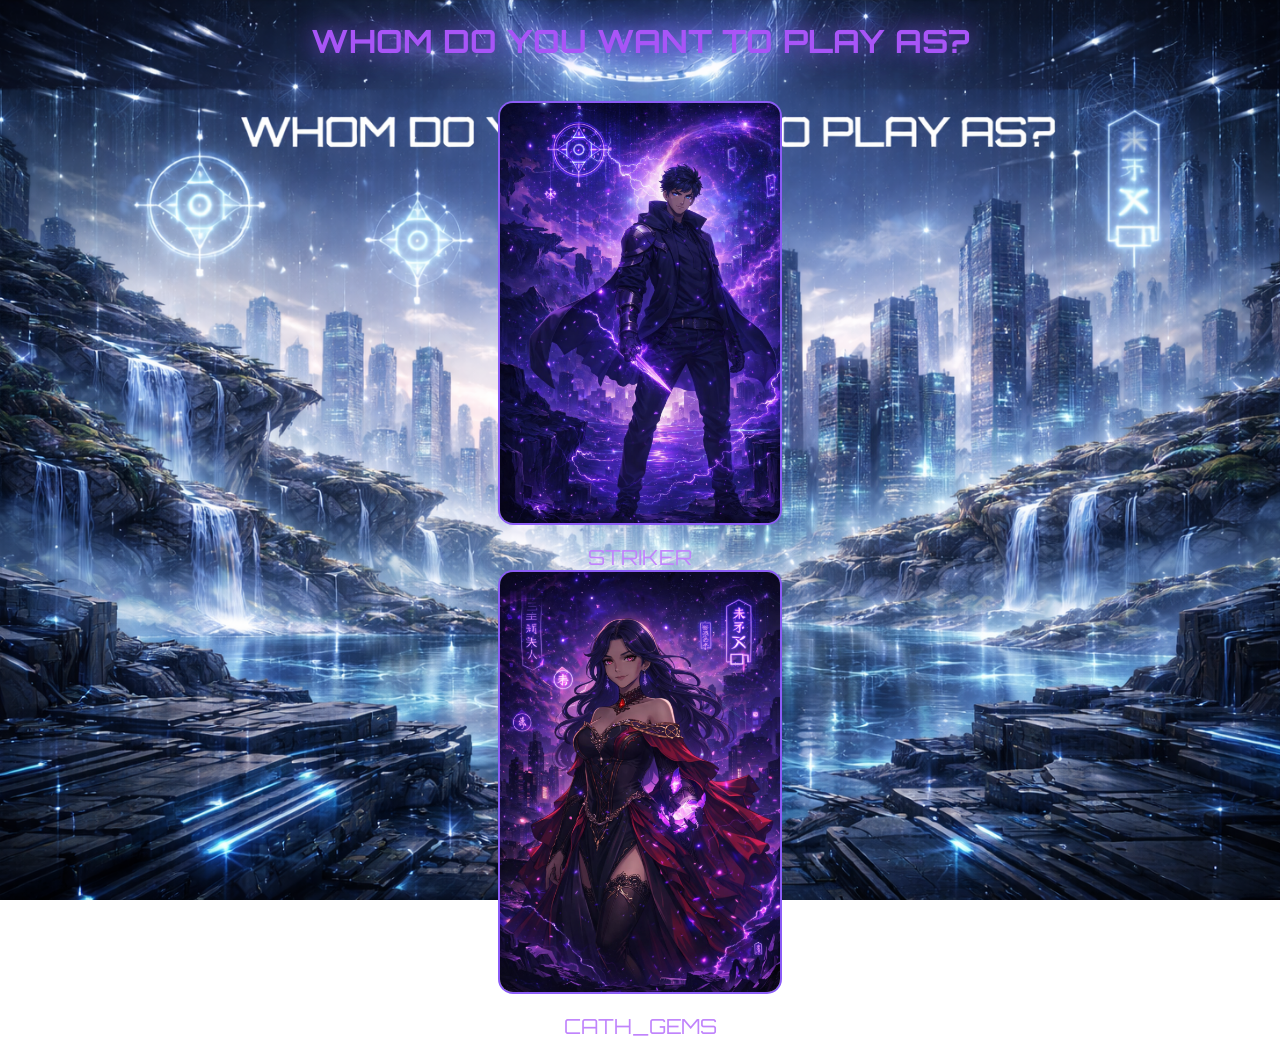
<file: index.html>
<!DOCTYPE html>
<html lang="en">
<head>
  <meta charset="UTF-8">
  <title>STRIKE : HAKAI PROTOCOL</title>

  <link rel="stylesheet" href="style.css">
  <link href="https://fonts.googleapis.com/css2?family=Orbitron&display=swap" rel="stylesheet">
</head>

<body>

<div class="app">

  <!-- ================= TITLE ================= -->
  <h1 class="main-title">STRIKE : HAKAI PROTOCOL</h1>

  <!-- ================= NAV ================= -->
  <div class="nav">
    <div class="nav-card" onclick="showScreen('awakening')">AWAKENING</div>
    <div class="nav-card" onclick="showScreen('habits')">HABITS</div>
    <div class="nav-card" onclick="showScreen('quests')">QUESTS</div>
    <div class="nav-card" onclick="showScreen('gates')">GATES</div>
  </div>

  <!-- ================= AWAKENING ================= -->
  <div id="awakening" class="screen">
    <h2>AWAKENING</h2>

    <div class="awakening-box locked">
      <p class="awakening-text">
        Your consciousness has not yet synchronized.
      </p>
      <p class="awakening-sub">
        Complete a perfect month to awaken.
      </p>
      <div class="awakening-seal">🔒</div>
    </div>
  </div>

  <!-- ================= QUESTS / STORY ================= -->
  <div id="quests" class="screen">

    <h2 class="section-title">STORY : ASCENSION TOWER</h2>

    <div id="storyTower" class="story-tower">
      <!-- Floors injected by JS -->
    </div>

  </div>

  <!-- ================= HABITS ================= -->
  <div id="habits" class="screen">
    <h2>HABITS</h2>

    <div class="habit-controls">
      <select id="habitMonth"></select>
      <select id="habitDay"></select>
    </div>

    <div id="habitList" class="habit-list"></div>
  </div>

  <!-- ================= GATES ================= -->
  <div id="gates" class="screen">
    <h2>GATES</h2>
    <p>Boss encounters locked.</p>
  </div>

  <!-- ================= PLAYER PANEL ================= -->
  <div class="player-panel">

    <div class="player-header">
      <h2 id="playerName"></h2>
      <button class="back-btn" onclick="goBack()">← Change</button>
    </div>

    <img id="playerImg" class="player-img">

    <div class="level-box">
      <span id="playerLevel">LV. 1</span>
    </div>

    <div class="xp-bar">
      <div class="xp-fill" id="xpFill"></div>
    </div>

    <div class="xp-text" id="xpText">0 / 100 XP</div>

  </div>

</div>

<!-- ================= SYSTEM POPUP ================= -->
<div id="popup" class="popup hidden"></div>

<script src="main.js"></script>
</body>
</html>

<button onclick="exportProgress()">BACKUP PROGRESS</button>
<input type="file" onchange="importProgress(this.files[0])">
</file>
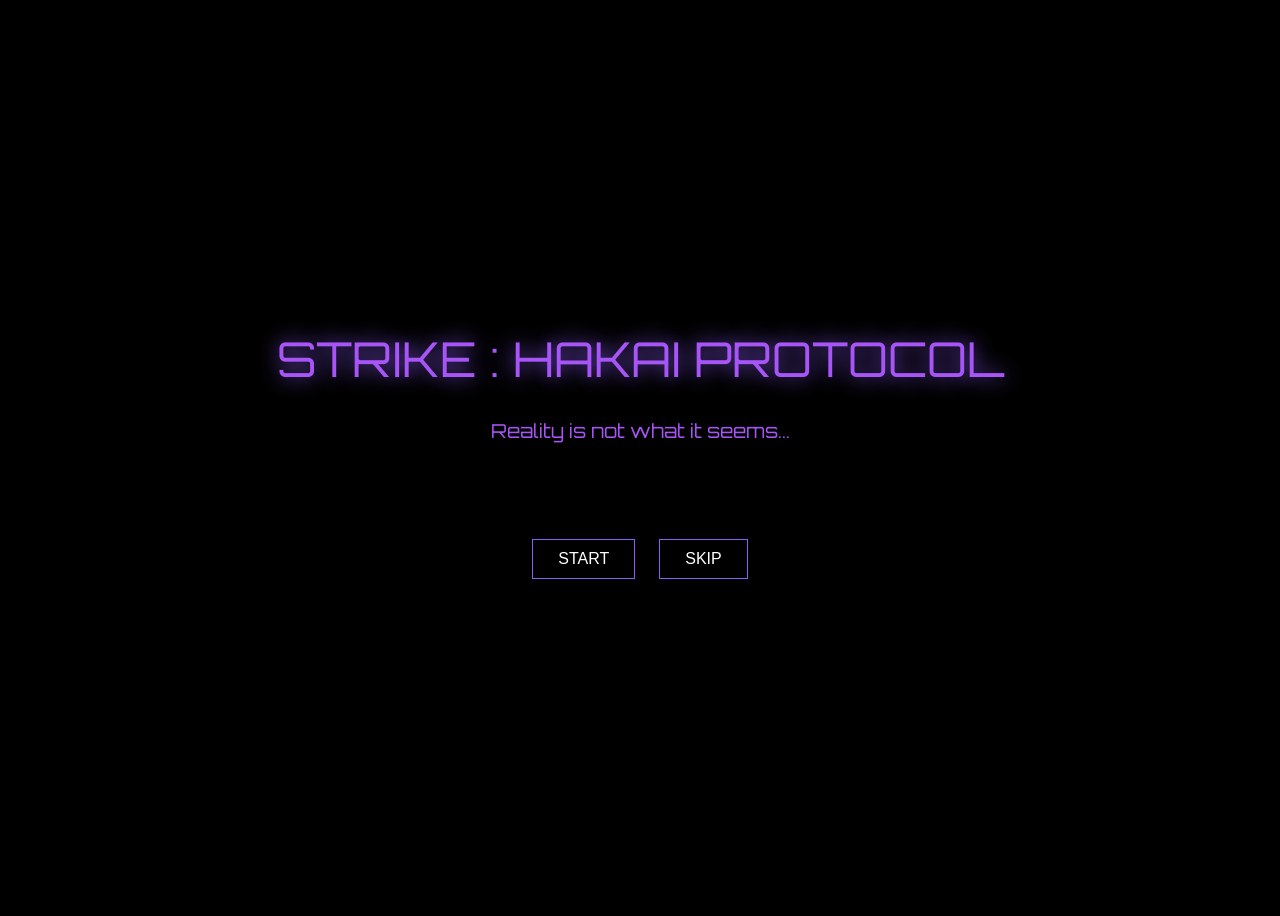
<file: intro.html>
<!DOCTYPE html>
<html>
<head>
  <title>STRIKE : HAKAI PROTOCOL</title>
  <link href="https://fonts.googleapis.com/css2?family=Orbitron&display=swap" rel="stylesheet">
  <style>
    body {
      background: black;
      color: #a855f7;
      font-family: 'Orbitron', sans-serif;
      display: flex;
      flex-direction: column;
      align-items: center;
      justify-content: center;
      height: 100vh;
      text-align: center;
    }

    .title {
      font-size: 3rem;
      margin-bottom: 30px;
      text-shadow: 0 0 20px #8b5cf6;
    }

    .story {
      max-width: 600px;
      font-size: 1.2rem;
      margin-bottom: 30px;
      min-height: 80px;
    }

    button {
      margin: 10px;
      padding: 10px 25px;
      background: transparent;
      border: 1px solid #8b5cf6;
      color: white;
      cursor: pointer;
      font-size: 1rem;
    }

    button:hover {
      box-shadow: 0 0 15px #8b5cf6;
    }
  </style>
</head>
<body>

<div class="title">STRIKE : HAKAI PROTOCOL</div>

<div class="story" id="story">
Reality is not what it seems...
</div>

<div>
  <button onclick="nextLine()">START</button>
  <button onclick="skip()">SKIP</button>
</div>

<script>
const lines = [
"Reality is not what it seems...",
"Most humans live inside invisible loops.",
"Repeating days. Repeating thoughts.",
"Never leveling up.",
"[ERROR] SUBJECT HAS BREACHED NPC LIMITS",
"You noticed the system.",
"And now the system has noticed you.",
"[SYSTEM] WELCOME, STRIKE."
];

let i = 0;

function nextLine() {
  i++;
  if (i < lines.length) {
    document.getElementById("story").innerText = lines[i];
  } else {
    window.location.href = "select.html";

  }
}

function skip() {
  window.location.href = "select.html";

}
</script>

</body>
</html>
</file>
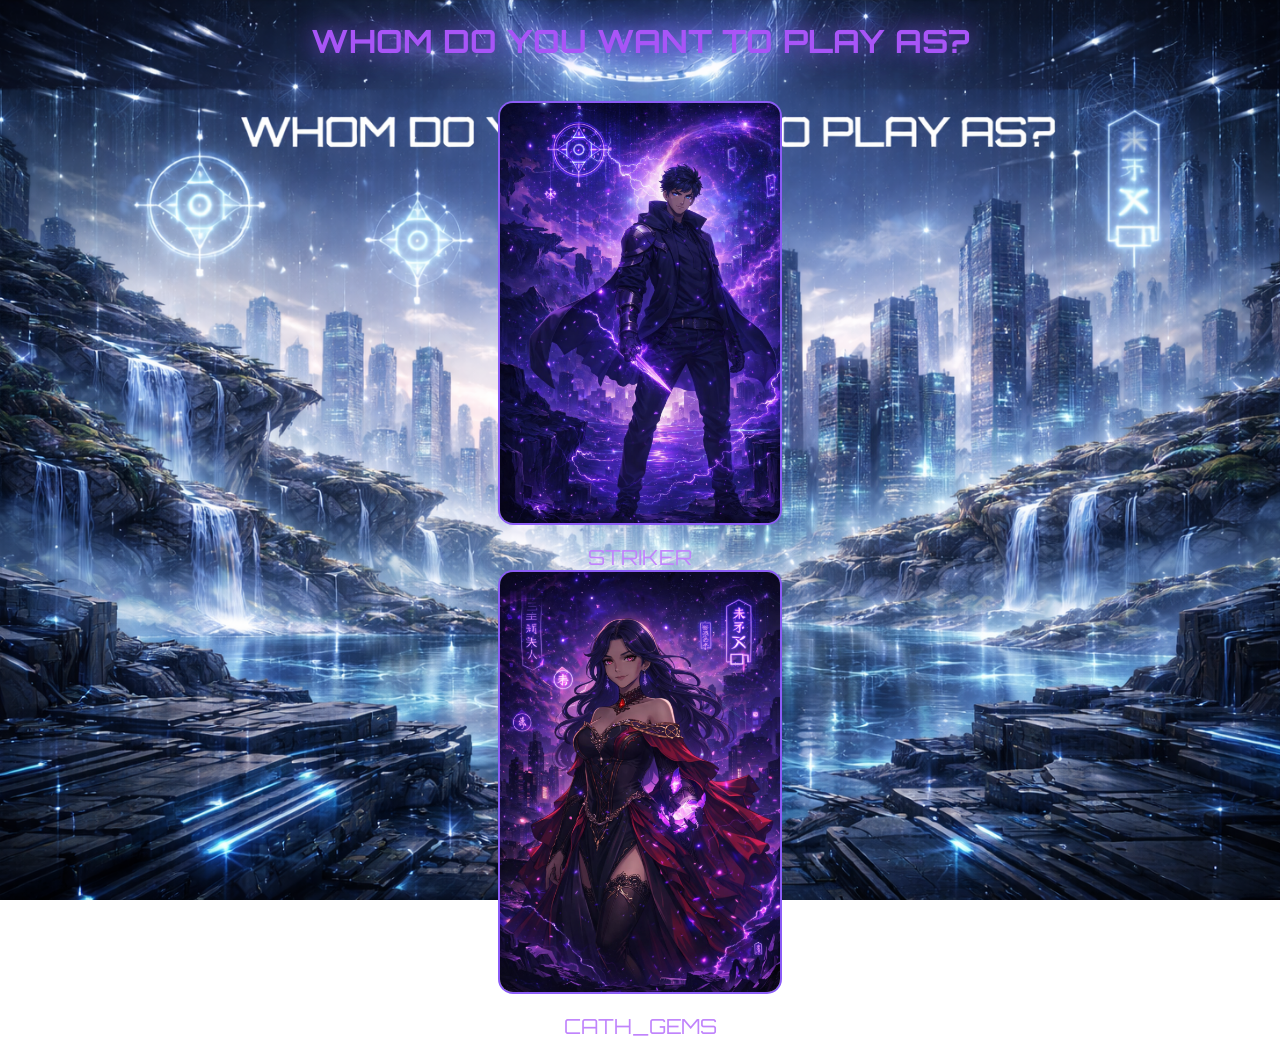
<file: select.html>
<!DOCTYPE html>
<html>
<head>
  <title>Choose Your Character</title>
  <link href="https://fonts.googleapis.com/css2?family=Orbitron&display=swap" rel="stylesheet">
  <style>
    body {
      margin: 0;
      min-height: 100vh;
      background: url("Hakaiworld-2.png") no-repeat center center fixed;
      background-size: cover;
      color: white;
      font-family: 'Orbitron', sans-serif;
      display: flex;
      flex-direction: column;
      align-items: center;
      justify-content: center;
    }

    h1 {
      margin-bottom: 40px;
      color: #a855f7;
      text-shadow: 0 0 25px #8b5cf6;
    }

    .container {
      display: flex;
      gap: 100px;
    }

    .char {
      cursor: pointer;
      text-align: center;
      transition: 0.3s;
    }

    .char:hover {
      transform: scale(1.08);
      box-shadow: 0 0 40px #8b5cf6;
    }

    img {
      width: 280px;
      border-radius: 15px;
      border: 2px solid #8b5cf6;
    }

    .name {
      margin-top: 15px;
      font-size: 1.3rem;
      color: #c084fc;
    }
  </style>
</head>
<body>

<h1>WHOM DO YOU WANT TO PLAY AS?</h1>

<div class="char" onclick="selectChar('STRIKER')">
  <img src="striker_jk.png">
  <div class="name">STRIKER</div>
</div>

<div class="char" onclick="selectChar('CATH_GEMS')">
  <img src="cath_gems.png">
  <div class="name">CATH_GEMS</div>
</div>


<script>
function selectChar(name) {
  localStorage.setItem("player", name);
  window.location.href = "index.html";
}
</script>

</body>
</html>
</file>
<file: style.css>
body {
  margin: 0;
  min-height: 100vh;
  background: 
    linear-gradient(rgba(5,0,15,0.7), rgba(5,0,15,0.7)),
    url("hakai_world.png") no-repeat center center fixed;
  background-size: cover;
  color: white;
  font-family: 'Orbitron', sans-serif;
}


.app {
  padding: 40px;
}

.main-title {
  text-align: center;
  font-size: 3rem;
  color: #a855f7;
  text-shadow: 0 0 25px #8b5cf6;
}

.grid {
  display: grid;
  grid-template-columns: repeat(3, 1fr);
  gap: 30px;
  margin-top: 40px;
}

.card {
  background: rgba(15, 23, 42, 0.7);
  border: 1px solid #8b5cf6;
  border-radius: 15px;
  padding: 25px;
  box-shadow: 0 0 20px rgba(139,92,246,0.4);
}

.stat {
  margin-bottom: 15px;
}

.bar {
  background: #111827;
  height: 10px;
  border-radius: 10px;
}

.fill {
  height: 100%;
  width: 20%;
  background: linear-gradient(90deg, #7c3aed, #22d3ee);
  box-shadow: 0 0 10px #8b5cf6;
}

button {
  background: linear-gradient(90deg, #7c3aed, #22d3ee);
  border: none;
  padding: 10px 20px;
  color: white;
  border-radius: 8px;
  cursor: pointer;
}

.nav {
  display: grid;
  grid-template-columns: repeat(4, 1fr);
  gap: 20px;
  margin: 40px 0;
}

.nav-card {
  background: rgba(0,0,0,0.6);
  border: 1px solid #8b5cf6;
  padding: 20px;
  text-align: center;
  border-radius: 12px;
  cursor: pointer;
  transition: 0.3s;
}

.nav-card:hover {
  box-shadow: 0 0 20px #8b5cf6;
  transform: translateY(-5px);
}

.screen {
  display: none;
  margin-top: 30px;
  padding: 30px;
  background: rgba(15, 23, 42, 0.6);
  border: 1px solid #8b5cf6;
  border-radius: 15px;
  box-shadow: 0 0 25px rgba(139,92,246,0.3);
}

.screen.active {
  display: block;
}

.bg-blur {
  position: fixed;
  inset: 0;
  background: url("Hakaiworld-2.png") center/cover no-repeat;
  filter: blur(8px) brightness(0.5);
  z-index: -1;
}

.ui {
  position: relative;
  z-index: 1;
}

.back-btn {
  position: absolute;
  top: 20px;
  left: 20px;
  background: rgba(30, 0, 60, 0.6);
  border: 1px solid #8b5cf6;
  color: #e9d5ff;
  padding: 10px 16px;
  font-family: 'Orbitron', sans-serif;
  cursor: pointer;
  border-radius: 8px;
  text-shadow: 0 0 10px #8b5cf6;
  transition: 0.3s;
}

.back-btn:hover {
  background: rgba(60, 0, 120, 0.8);
  box-shadow: 0 0 20px #8b5cf6;
}

.player-panel {
  position: relative;
  z-index: 10;
}

.back-btn {
  display: inline-block;
  margin-bottom: 10px;

  background: rgba(0, 0, 0, 0.6);
  border: 1px solid #8b5cf6;
  color: #ffffff;

  padding: 8px 14px;
  font-family: 'Orbitron', sans-serif;
  font-size: 0.8rem;

  cursor: pointer;
  border-radius: 6px;

  text-shadow: 0 0 6px #8b5cf6;
}

.back-btn:hover {
  background: rgba(139, 92, 246, 0.8);
  box-shadow: 0 0 15px #8b5cf6;
}

/* INTRO SCREEN */
.intro-bg {
  filter: blur(12px) brightness(0.35);
}

.intro-ui {
  max-width: 900px;
  text-align: center;
  padding: 40px;
}

.story-box {
  margin-top: 40px;
  font-size: 1.4rem;
  line-height: 1.6;
  color: #e9d5ff;
  text-shadow: 0 0 10px rgba(168,85,247,0.6);
  min-height: 120px;
}

.intro-buttons {
  margin-top: 40px;
  display: flex;
  justify-content: center;
  gap: 30px;
}

.intro-buttons button {
  background: rgba(0,0,0,0.6);
  border: 1px solid #8b5cf6;
  color: white;
  padding: 12px 22px;
  font-family: 'Orbitron', sans-serif;
  cursor: pointer;
  border-radius: 8px;
}

.intro-buttons button:hover {
  box-shadow: 0 0 20px #8b5cf6;
}

/* =====================
   QUEST SYSTEM STYLES
   ===================== */

.quests-panel {
  margin-top: 20px;
}

.quest-input {
  display: flex;
  gap: 10px;
  margin-bottom: 20px;
}

.quest-input input,
.quest-input select {
  padding: 10px;
  background: rgba(0,0,0,0.6);
  border: 1px solid #8b5cf6;
  color: white;
  font-family: 'Orbitron', sans-serif;
}

.quest-input button {
  padding: 10px 16px;
  background: rgba(139,92,246,0.8);
  border: none;
  color: white;
  font-family: 'Orbitron', sans-serif;
  cursor: pointer;
  border-radius: 6px;
}

.quest-list {
  display: flex;
  flex-direction: column;
  gap: 10px;
}

.quest-item {
  padding: 12px;
  background: rgba(20,0,40,0.6);
  border: 1px solid #8b5cf6;
  border-radius: 8px;
  display: flex;
  justify-content: space-between;
  align-items: center;
}


/* =========================
   PLAYER PANEL FIX
   ========================= */

.player-panel {
  position: fixed;
  top: 120px;
  left: 20px;
  width: 220px;

  background: rgba(10, 0, 25, 0.75);
  border: 1px solid rgba(168, 85, 247, 0.6);
  border-radius: 14px;
  padding: 12px;

  z-index: 20;
  backdrop-filter: blur(10px);
}


.player-header {
  display: flex;
  justify-content: space-between;
  align-items: center;
  margin-bottom: 10px;
}

.player-header h2 {
  font-size: 0.9rem;
  margin: 0;
  color: #c084fc;
}

.back-btn {
  background: transparent;
  border: 1px solid #8b5cf6;
  color: white;
  font-size: 0.7rem;
  padding: 4px 8px;
  cursor: pointer;
  border-radius: 6px;
}

.back-btn:hover {
  box-shadow: 0 0 10px #8b5cf6;
}

.player-img {
  width: 100%;
  max-height: 260px;
  object-fit: cover;
  border-radius: 10px;
  border: 1px solid #8b5cf6;
}

.app {
  padding-left: 280px;
  padding-top: 80px;
}

/* =========================
   XP BAR + LEVEL
   ========================= */

.level-box {
  margin-top: 10px;
  font-size: 0.85rem;
  color: #c084fc;
  text-align: center;
  letter-spacing: 1px;
}

.xp-bar {
  width: 100%;
  height: 12px;
  background: rgba(255,255,255,0.18);
  border-radius: 8px;
  overflow: hidden;
  margin-top: 8px;
  box-shadow: inset 0 0 6px rgba(0,0,0,0.6);
}


.xp-fill {
  height: 100%;
  width: 0%;
  background: linear-gradient(
    90deg,
    #22d3ee,
    #8b5cf6,
    #c084fc
  );
  transition: width 0.5s ease;
}


.xp-text {
  font-size: 0.7rem;
  margin-top: 6px;
  text-align: center;
  color: #e9d5ff;
  text-shadow: 0 0 6px rgba(168,85,247,0.8);
}

/* =========================
   SYSTEM LOG
   ========================= */

.system-log {
  margin-top: 16px;
  padding: 12px;
  height: 140px;
  overflow-y: auto;

  background: rgba(5, 0, 20, 0.6);
  border: 1px solid rgba(168, 85, 247, 0.5);
  border-radius: 12px;

  font-size: 0.7rem;
  color: #e9d5ff;
  text-shadow: 0 0 6px rgba(168,85,247,0.6);
}

.log-entry {
  margin-bottom: 6px;
  opacity: 0.9;
}

/* =========================
   HABITS
   ========================= */

.habit-date {
  margin-bottom: 15px;
}

.habit-date input {
  padding: 8px;
  background: rgba(0,0,0,0.6);
  border: 1px solid #8b5cf6;
  color: white;
  font-family: 'Orbitron', sans-serif;
}

.habit-list {
  display: flex;
  flex-direction: column;
  gap: 10px;
}

.habit-item {
  display: flex;
  justify-content: space-between;
  align-items: center;
  padding: 12px;
  background: rgba(20,0,40,0.6);
  border: 1px solid #8b5cf6;
  border-radius: 8px;
}


.habit-controls {
  display: flex;
  gap: 12px;
  margin-bottom: 16px;
}

.habit-controls select {
  padding: 8px 12px;
  background: rgba(0,0,0,0.6);
}

/* HABITS DROPDOWNS */
.habit-controls select {
  background: rgba(10, 10, 20, 0.85);
  color: #e9d5ff; /* light violet text */
  border: 1px solid #8b5cf6;
  padding: 10px 14px;
  font-family: 'Orbitron', sans-serif;
  font-size: 14px;
  outline: none;
  appearance: none;         /* removes OS default styling */
  -webkit-appearance: none;
  -moz-appearance: none;
}

/* Dropdown arrow fix (optional but nice) */
.habit-controls select {
  background-image:
    linear-gradient(45deg, transparent 50%, #a855f7 50%),
    linear-gradient(135deg, #a855f7 50%, transparent 50%);
  background-position:
    calc(100% - 18px) calc(50% - 4px),
    calc(100% - 12px) calc(50% - 4px);
  background-size: 6px 6px;
  background-repeat: no-repeat;
  padding-right: 32px;
}

/* Dropdown options */
.habit-controls option {
  background-color: #0b0614; /* dark background */
  color: #e9d5ff;            /* light text */
}

.quest-chain {
  display: flex;
  flex-direction: column;
  align-items: center;
  margin-top: 30px;
}

.quest-node {
  width: 260px;
  padding: 16px;
  text-align: center;
  border-radius: 12px;
  margin-bottom: 10px;
  background: rgba(20,0,40,0.7);
  border: 1px solid #8b5cf6;
  box-shadow: 0 0 20px rgba(139,92,246,0.3);
}

.quest-node.completed {
  border-color: #22c55e;
  box-shadow: 0 0 25px rgba(34,197,94,0.6);
}

.quest-node.locked {
  opacity: 0.5;
}

.quest-link {
  height: 40px;
  width: 2px;
  background: linear-gradient(to bottom, #8b5cf6, transparent);
}

.awakening-box {
  margin-top: 50px;
  padding: 40px;
  border-radius: 20px;
  text-align: center;
  background: radial-gradient(circle, rgba(80,0,120,0.4), rgba(0,0,0,0.8));
  border: 2px solid #8b5cf6;
  box-shadow: 0 0 40px rgba(139,92,246,0.5);
}

.awakening-text {
  font-size: 1.2rem;
  color: #e9d5ff;
}

.awakening-sub {
  font-size: 0.9rem;
  color: #c4b5fd;
  margin-top: 10px;
}

.awakening-seal {
  font-size: 3rem;
  margin-top: 20px;
}

.popup {
  position: fixed;
  bottom: 30px;
  right: 30px;
  background: rgba(0,0,0,0.85);
  border: 1px solid #8b5cf6;
  padding: 14px 20px;
  border-radius: 10px;
  color: #e9d5ff;
  box-shadow: 0 0 25px #8b5cf6;
  animation: fadeIn 0.4s ease;
}

.hidden {
  display: none;
}

@keyframes fadeIn {
  from { opacity: 0; transform: translateY(10px); }
  to { opacity: 1; transform: translateY(0); }
}

.story-map {
  display: flex;
  gap: 20px;
  justify-content: center;
  margin-top: 40px;
  flex-wrap: wrap;
}

.story-node {
  width: 120px;
  height: 120px;
  border-radius: 50%;
  display: flex;
  flex-direction: column;
  justify-content: center;
  align-items: center;
  background: rgba(20,0,40,0.7);
  border: 2px solid #8b5cf6;
  cursor: pointer;
  transition: 0.3s;
  text-align: center;
}

.story-node.locked {
  opacity: 0.3;
  cursor: not-allowed;
}

.story-node.completed {
  border-color: #22c55e;
  box-shadow: 0 0 20px #22c55e;
}

.story-node.current {
  box-shadow: 0 0 30px #8b5cf6;
}

.story-node:hover:not(.locked) {
  transform: scale(1.08);
}

/* =========================
   STORY TOWER (QUESTS TAB)
   ========================= */

.story-tower {
  max-height: 420px;
  overflow-y: auto;
  padding: 20px;
  display: flex;
  flex-direction: column-reverse;
  gap: 14px;
}

.story-floor {
  border: 1px solid rgba(168,85,247,0.5);
  border-radius: 12px;
  padding: 16px;
  text-align: center;
  font-family: 'Orbitron', sans-serif;
  transition: all 0.3s ease;
}

.story-floor.completed {
  background: rgba(168,85,247,0.15);
  box-shadow: 0 0 15px rgba(168,85,247,0.6);
  cursor: pointer;
}

.story-floor.current {
  border: 2px solid #a855f7;
  box-shadow: 0 0 25px #a855f7;
}

.story-floor.locked {
  opacity: 0.3;
}

.story-floor:hover.completed {
  transform: scale(1.03);
}

.floor-title {
  font-size: 0.9rem;
  margin-bottom: 6px;
}

.floor-status {
  font-size: 0.75rem;
  opacity: 0.8;
}
</file>
